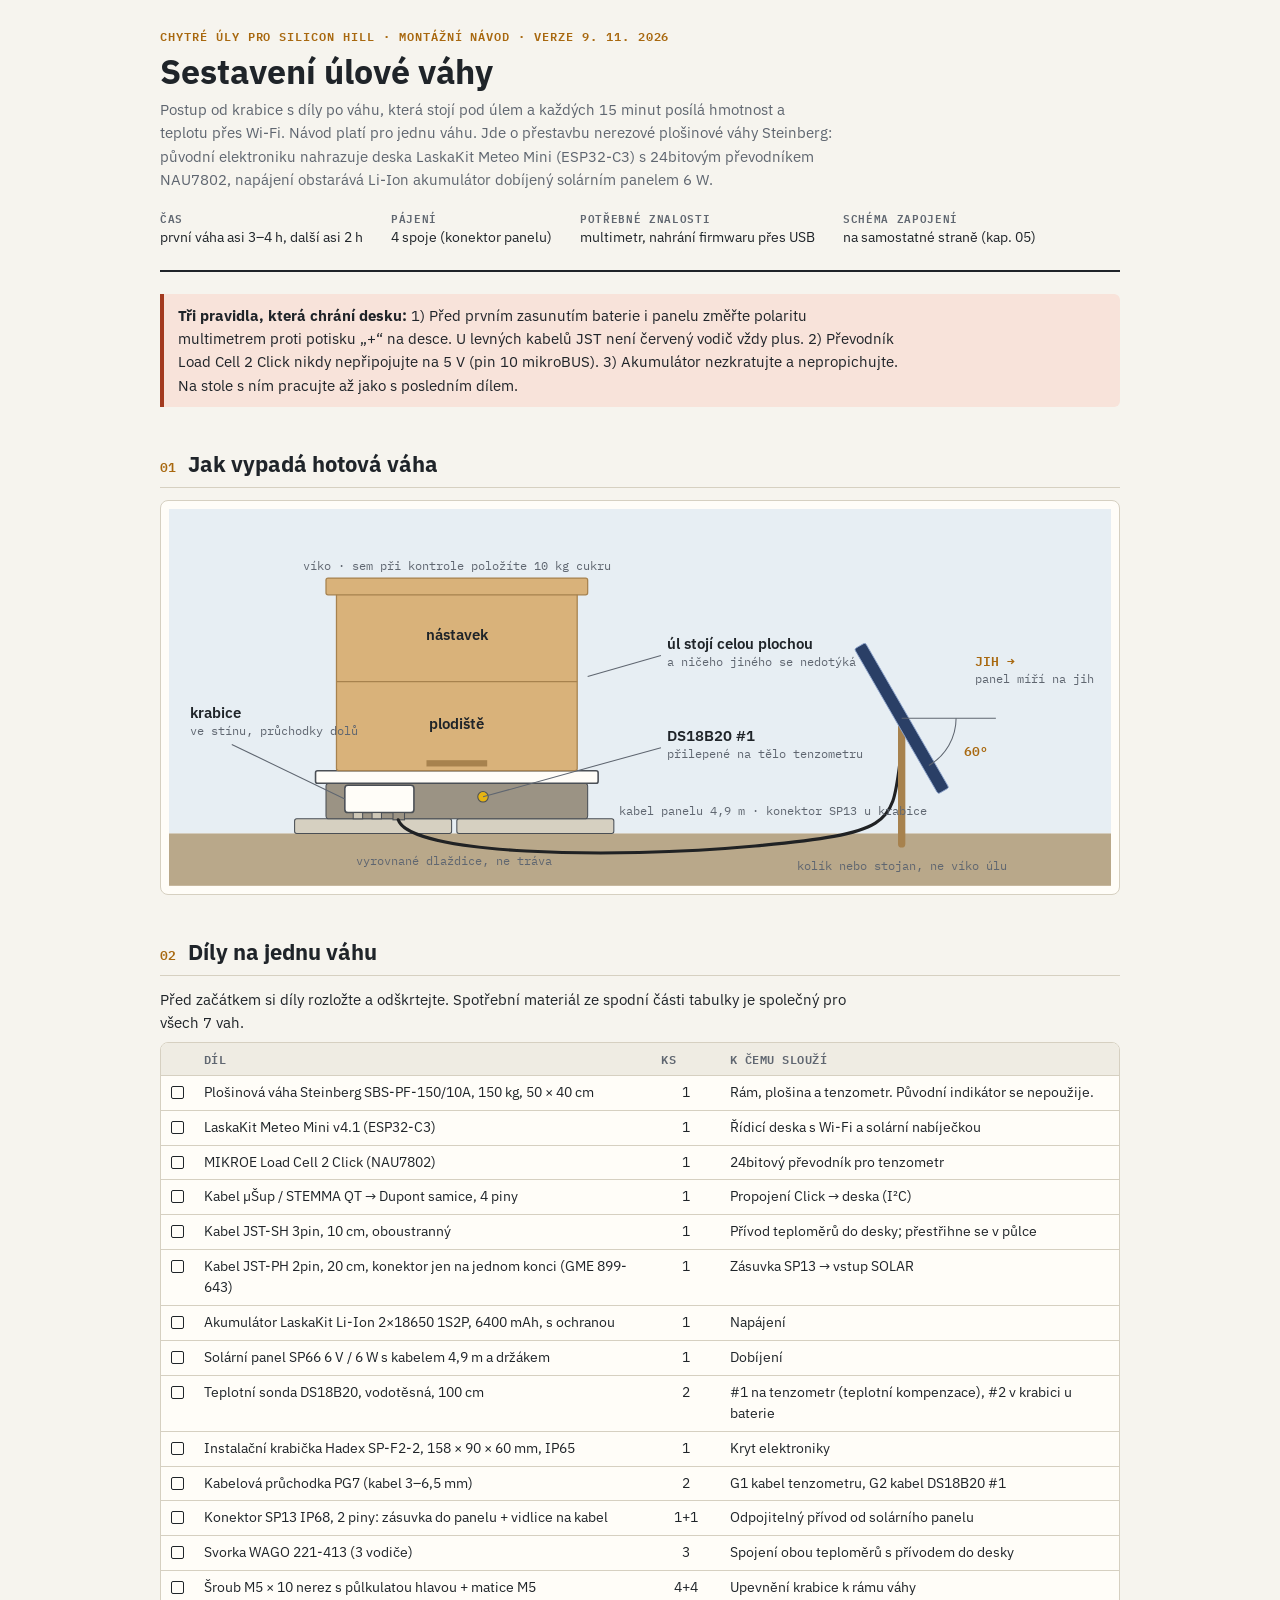
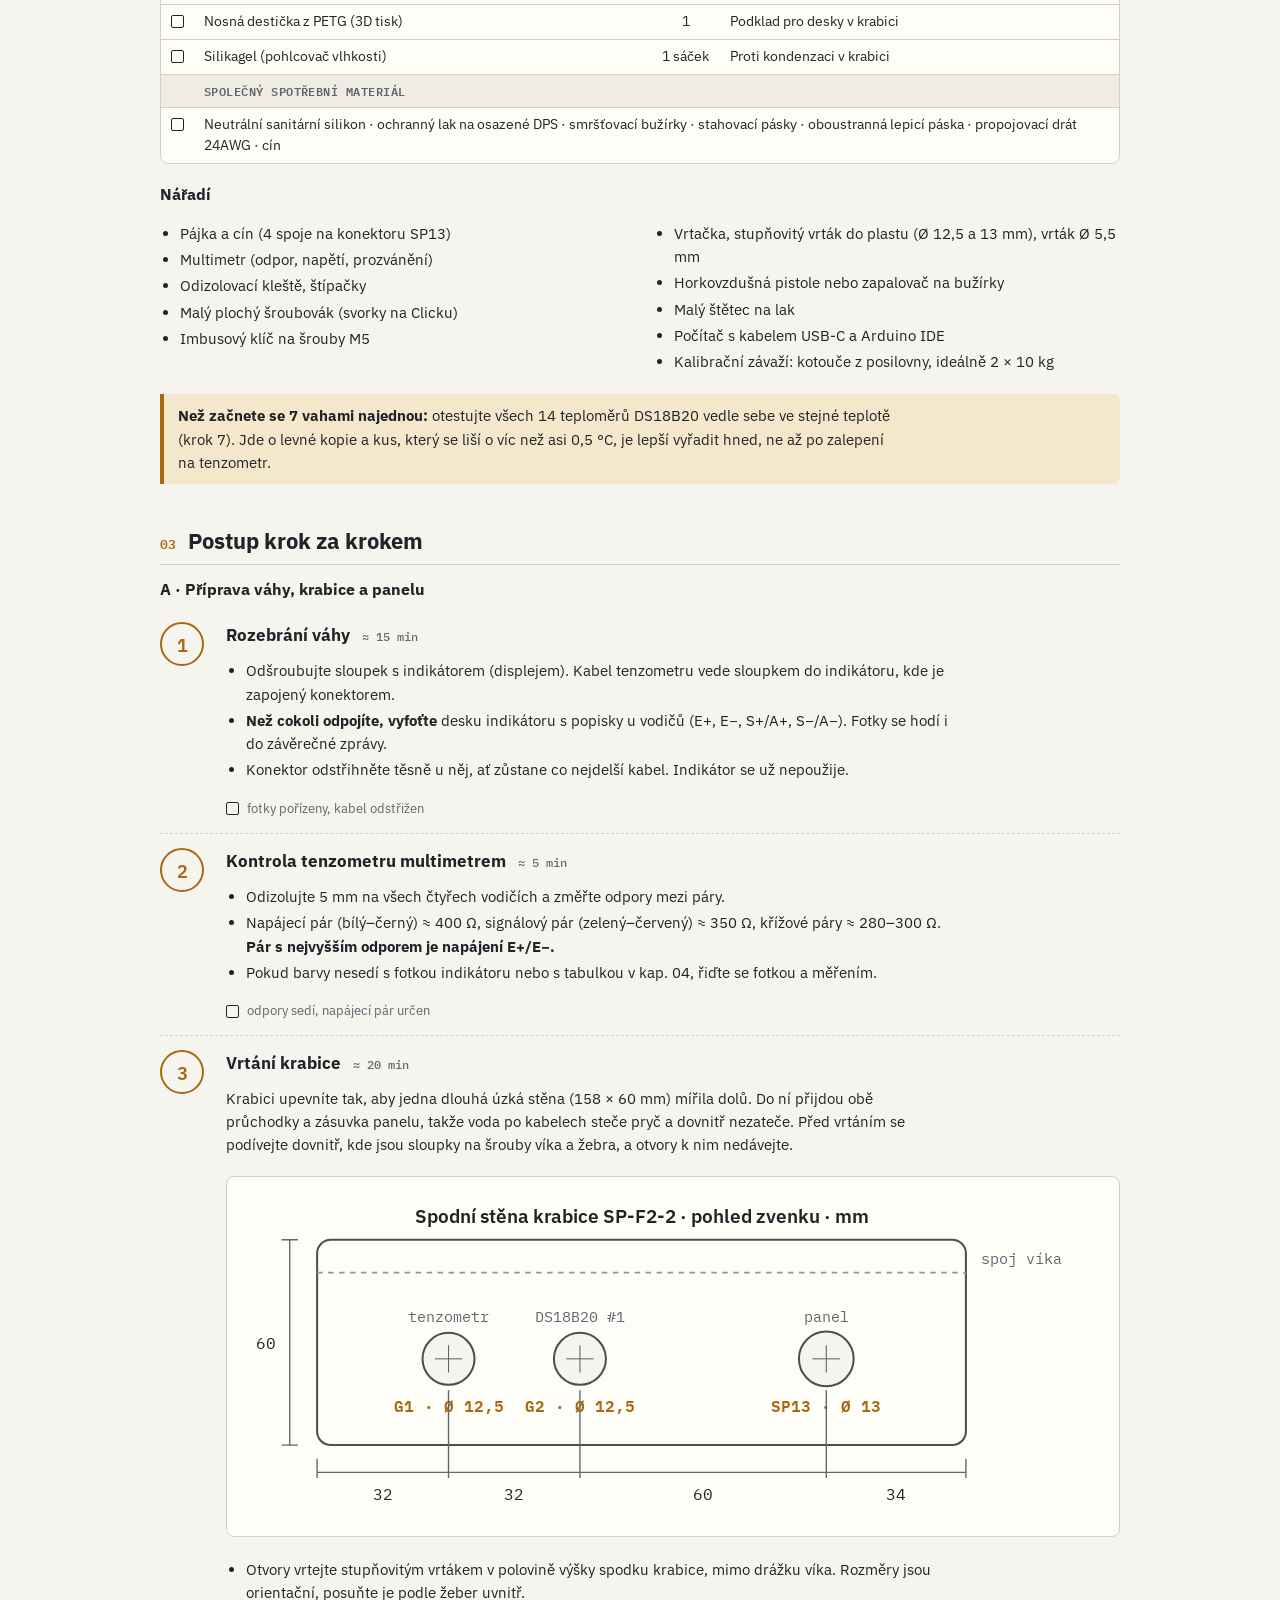
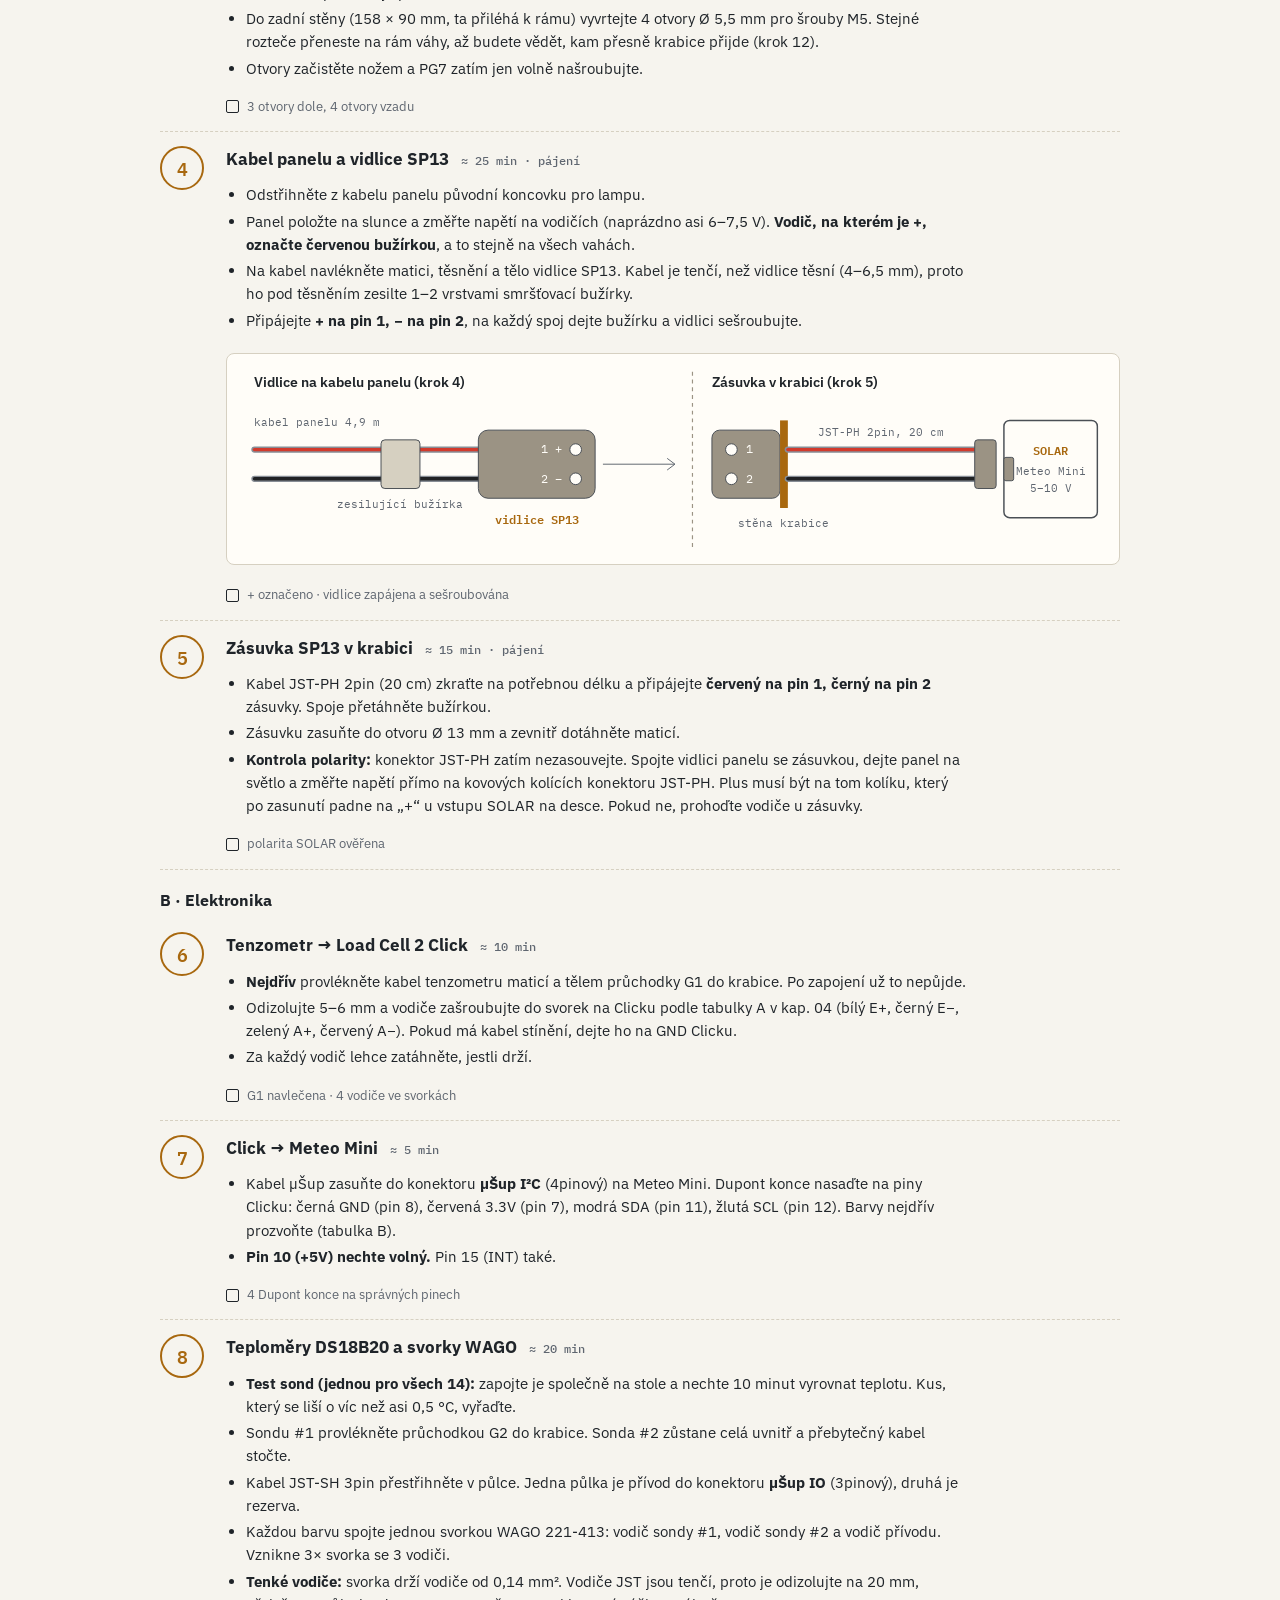
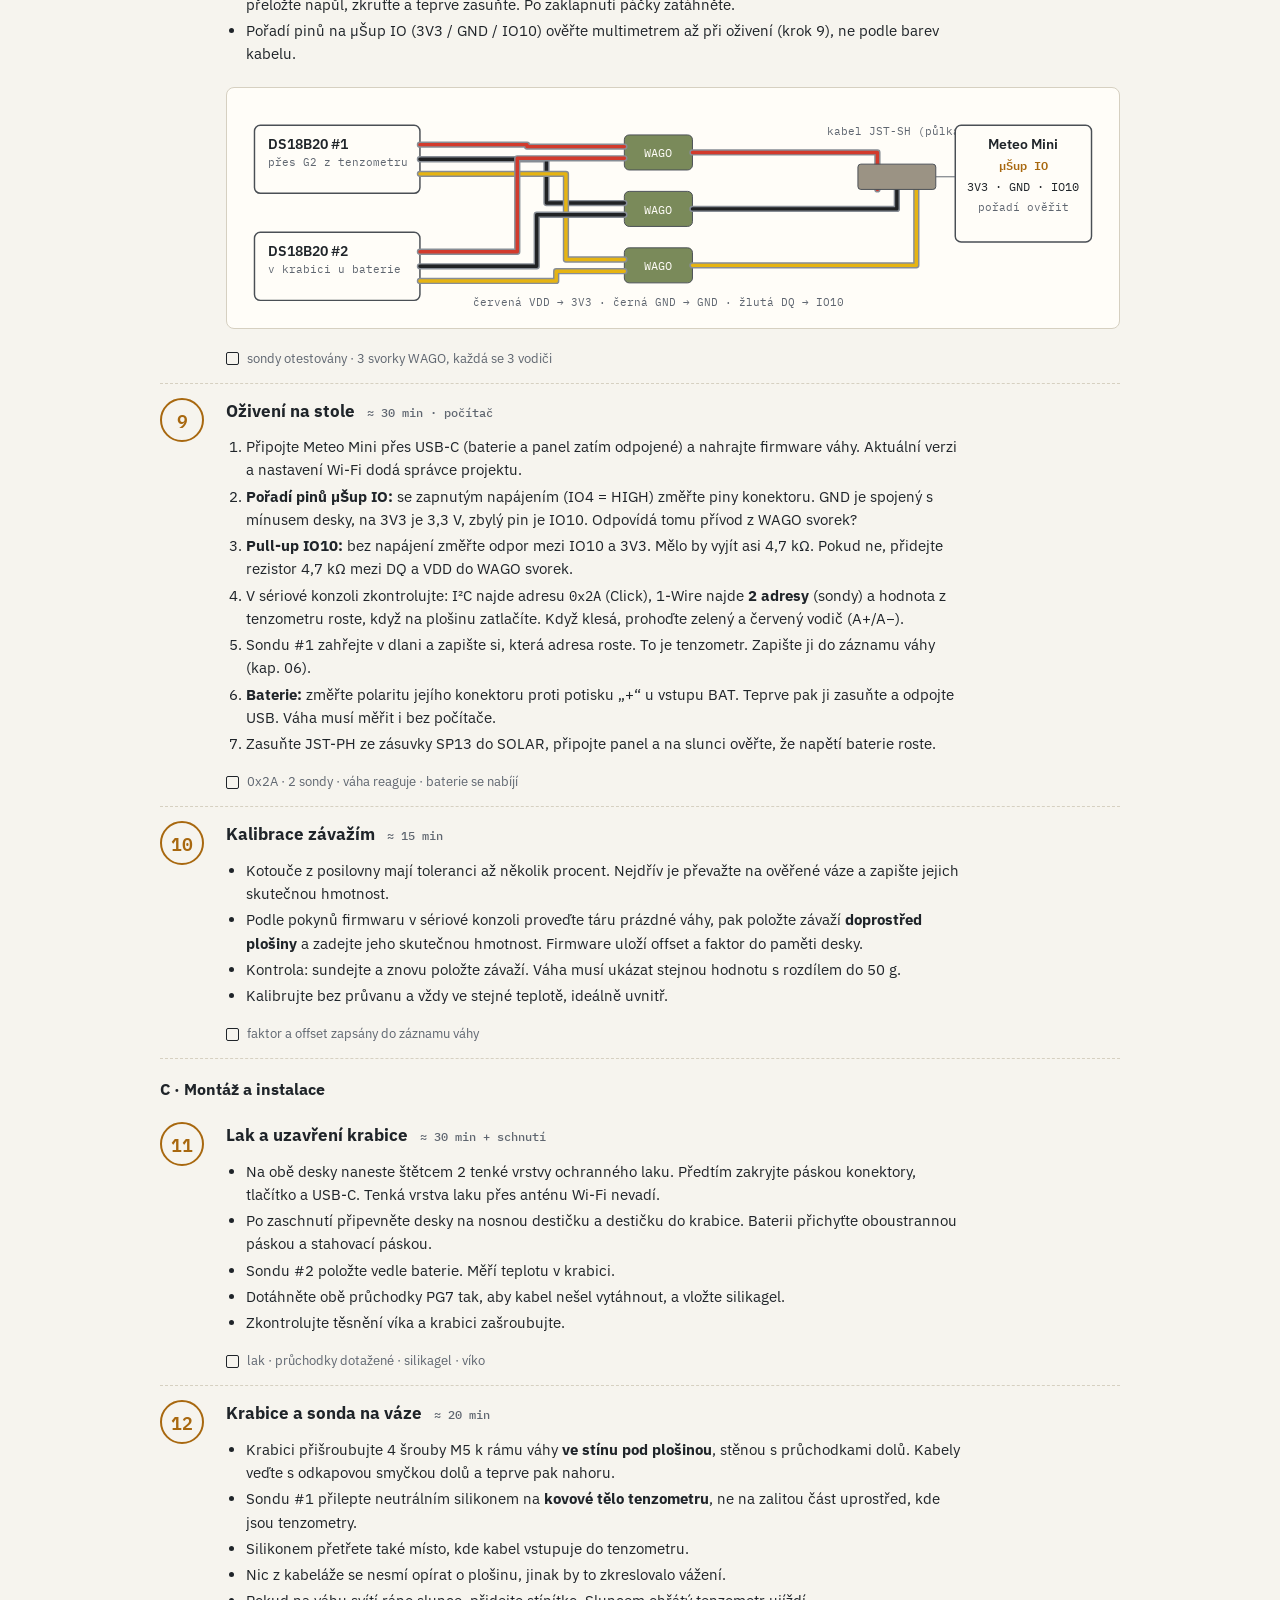
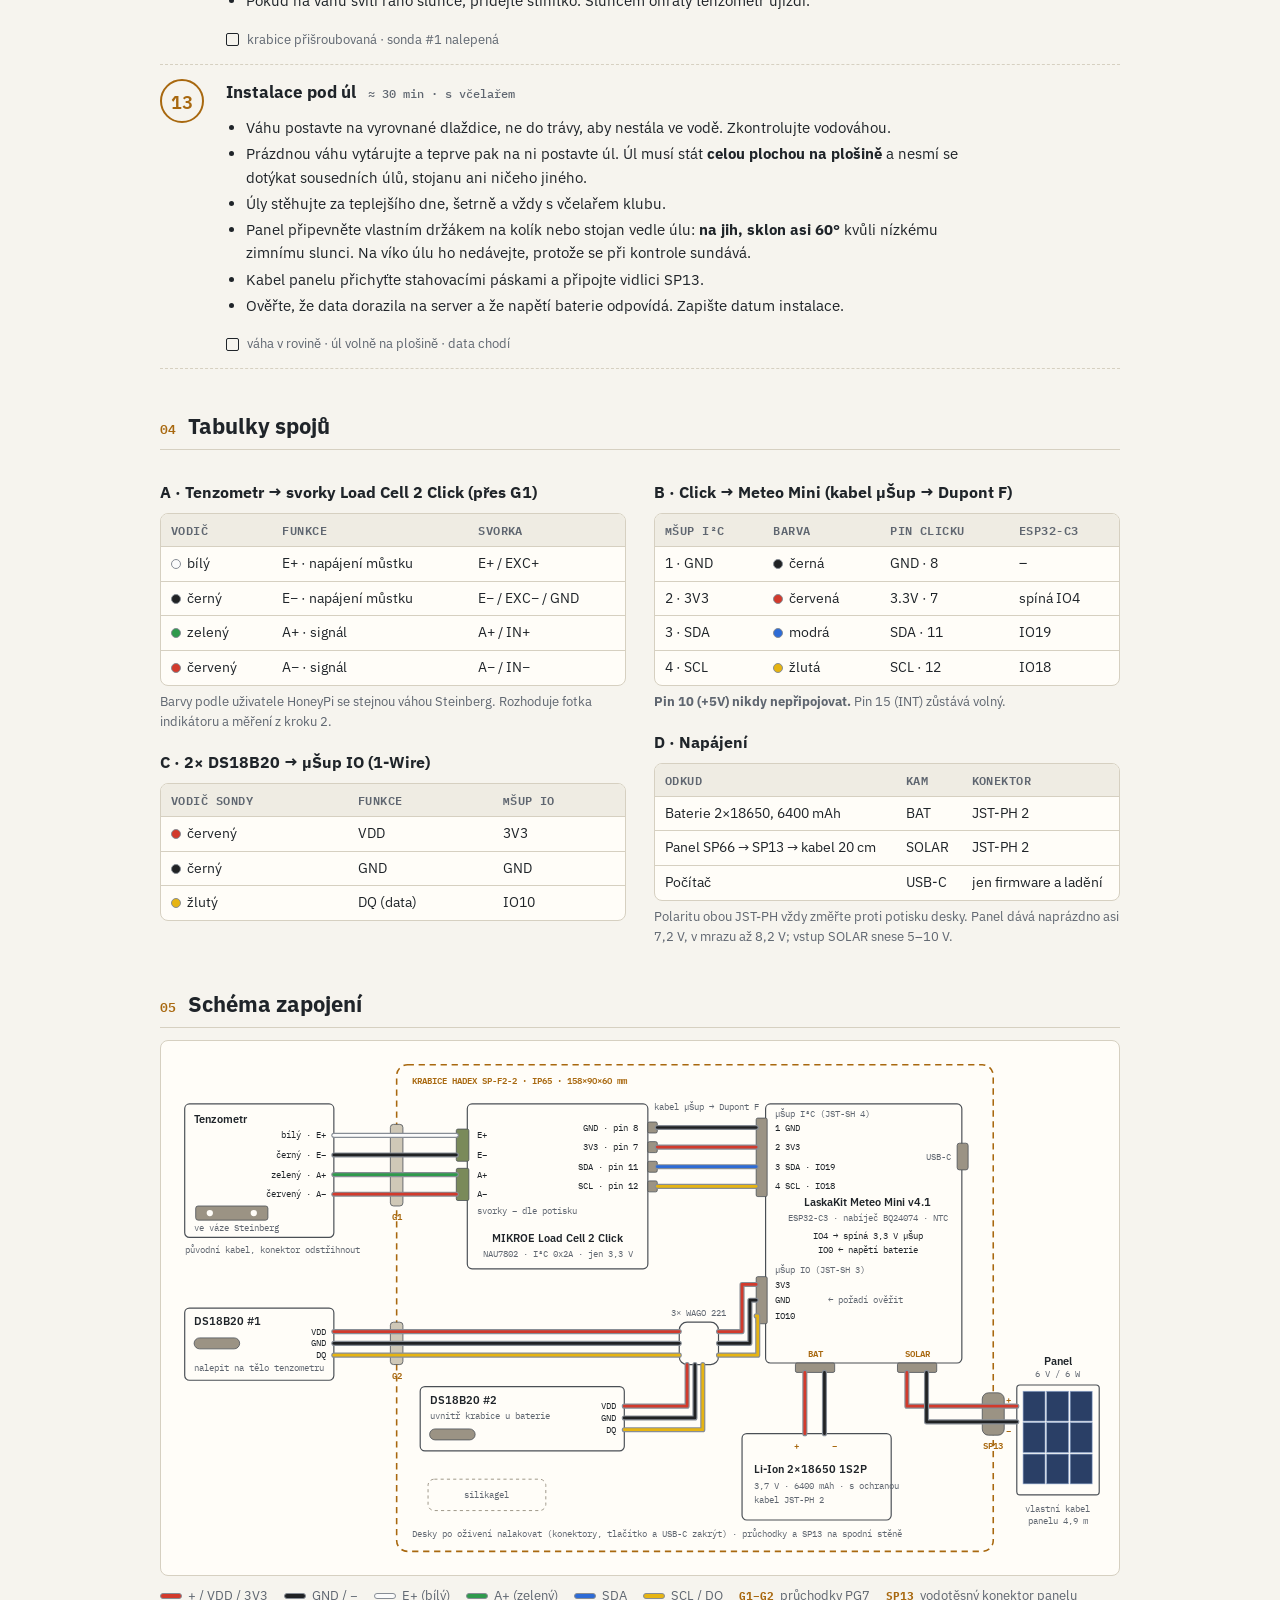
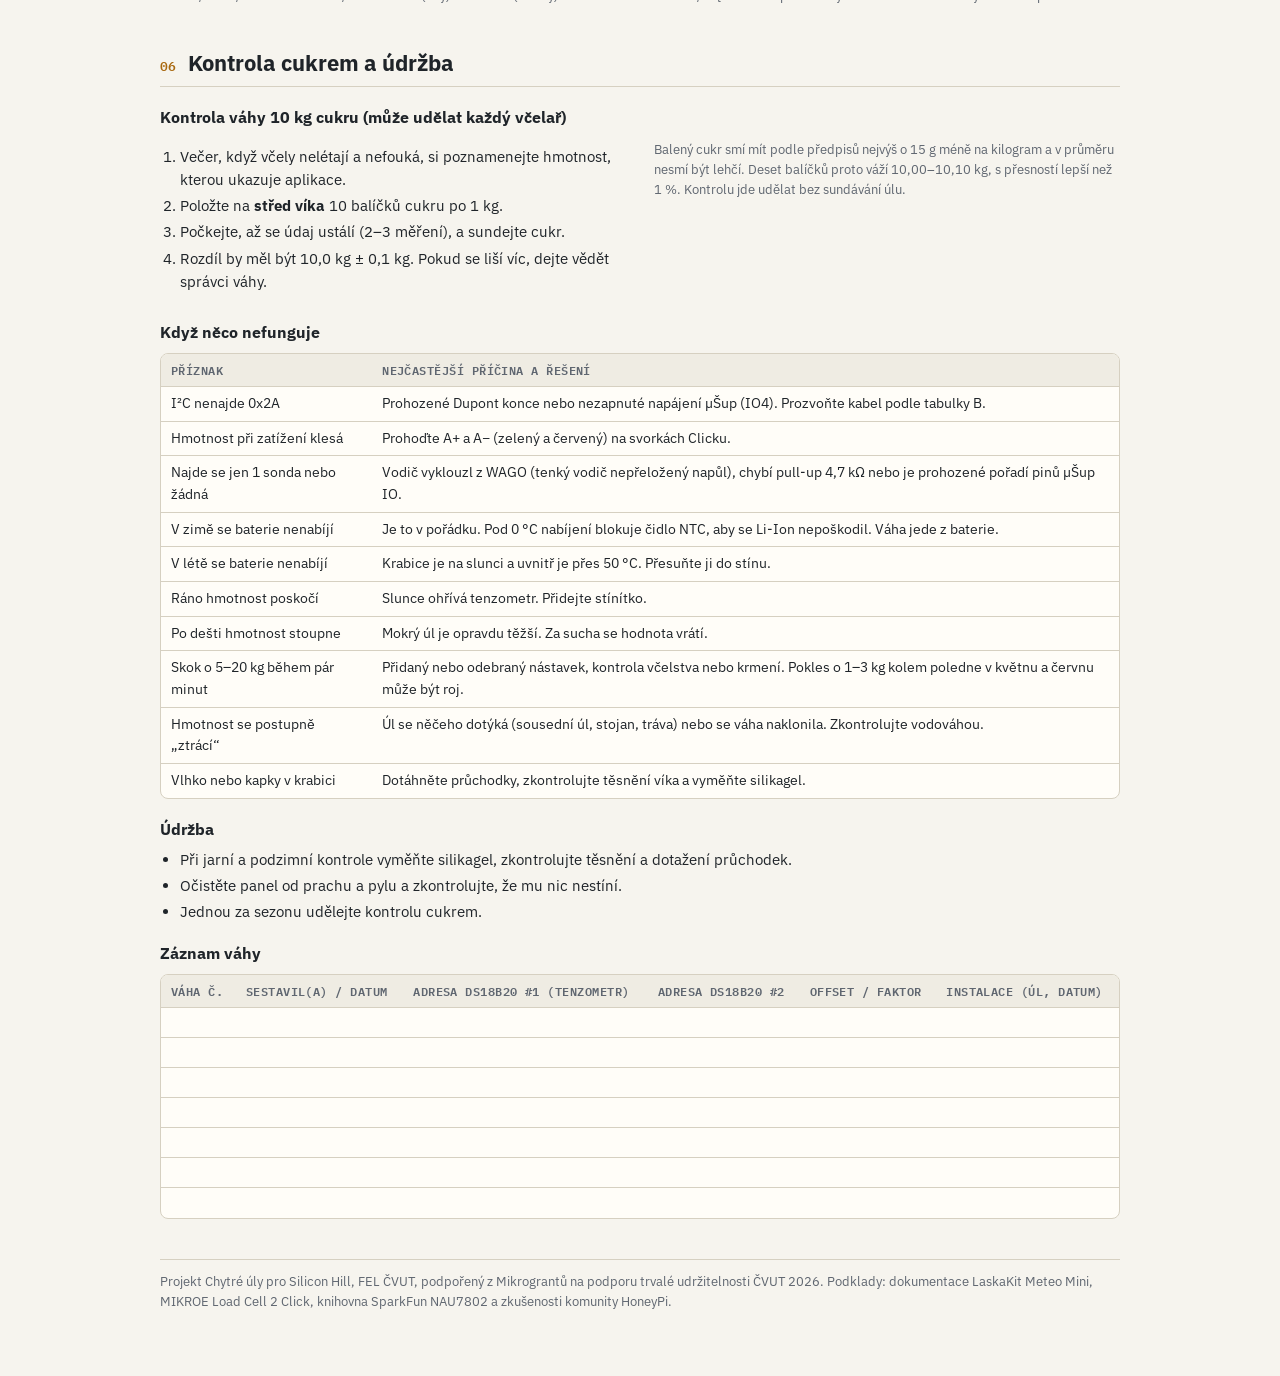
<file: docs/navod_sestaveni.html>
<!DOCTYPE html>
<html lang="cs">
<head>
<meta charset="utf-8">
<meta name="viewport" content="width=device-width,initial-scale=1">
<title>Sestavení úlové váhy</title>
<link rel="stylesheet" href="https://fonts.googleapis.com/css2?family=IBM+Plex+Mono:wght@400;600&family=IBM+Plex+Sans:wght@400;500;600;700&display=swap">
<style>
/* Layout: technical-manual sheets, same identity as the wiring scheme; print-first (A4), readable on screen */
:root{
  --bg:#f6f4ee; --panel:#fffdf8; --fg:#1f2429; --muted:#5f6670; --line:#d6d0c1; --line-strong:#9b9384;
  --accent:#a8680f; --accent-soft:#f4e7cb; --warn:#a33a1f; --warn-soft:#f8e3da; --ok:#2f7a45; --code-bg:#efece3;
  --block:#fffdf8; --block-stroke:#4a4f55; --gland:#cfc8b7; --terminal:#7a8a5a; --casing:#878d95;
  --w-red:#d23a2c; --w-black:#202224; --w-white:#fbfbfb; --w-green:#2f9a4c; --w-blue:#2d6bd6; --w-yellow:#e6b412;
  --sky:#e7eef3; --soil:#b9a88a; --wood:#d9b27a; --wood-dark:#a7824e;
  --font-body:"IBM Plex Sans",system-ui,-apple-system,"Segoe UI",sans-serif;
  --font-mono:"IBM Plex Mono",ui-monospace,"SFMono-Regular",Menlo,monospace;
}
@media (prefers-color-scheme: dark){:root:not([data-theme="light"]){
  --bg:#14171b; --panel:#1b1f24; --fg:#e8e5dd; --muted:#9ca3ad; --line:#323840; --line-strong:#59616b;
  --accent:#e3a940; --accent-soft:#3a2f19; --warn:#f08a6c; --warn-soft:#3b211a; --ok:#7cc492; --code-bg:#1f242a;
  --block:#1d2228; --block-stroke:#a7adb5; --gland:#4a4f57; --terminal:#9fb07c; --casing:#a3a9b1;
  --sky:#1c2630; --soil:#5a5040; --wood:#8a6a3e; --wood-dark:#6b5230; color-scheme:dark}}
:root[data-theme="dark"]{
  --bg:#14171b; --panel:#1b1f24; --fg:#e8e5dd; --muted:#9ca3ad; --line:#323840; --line-strong:#59616b;
  --accent:#e3a940; --accent-soft:#3a2f19; --warn:#f08a6c; --warn-soft:#3b211a; --ok:#7cc492; --code-bg:#1f242a;
  --block:#1d2228; --block-stroke:#a7adb5; --gland:#4a4f57; --terminal:#9fb07c; --casing:#a3a9b1;
  --sky:#1c2630; --soil:#5a5040; --wood:#8a6a3e; --wood-dark:#6b5230; color-scheme:dark}

*{box-sizing:border-box}
body{margin:0;background:var(--bg);color:var(--fg);font:15px/1.55 var(--font-body)}
.wrap{max-width:1000px;margin:0 auto;padding-inline:20px;padding-block:28px 64px}
header.cover{border-bottom:2px solid var(--fg);padding-bottom:18px;margin-bottom:22px;display:grid;gap:8px}
.kicker{font:600 12px/1.4 var(--font-mono);letter-spacing:.08em;text-transform:uppercase;color:var(--accent)}
h1{font-size:34px;line-height:1.1;margin:0;text-wrap:balance}
.sub{color:var(--muted);margin:0;max-width:75ch}
.facts{display:flex;flex-wrap:wrap;gap:8px 28px;margin:6px 0 0;padding:0;list-style:none;font-size:14px}
.facts b{font:600 11px var(--font-mono);letter-spacing:.06em;text-transform:uppercase;color:var(--muted);display:block}
h2{font-size:22px;margin:40px 0 12px;display:flex;gap:12px;align-items:baseline;text-wrap:balance;border-bottom:1px solid var(--line);padding-bottom:6px}
h2 .n{font:600 13px var(--font-mono);color:var(--accent)}
h3{font-size:16px;margin:18px 0 6px}
p,li{max-width:80ch}
p{margin:6px 0}
ul,ol{padding-left:20px;margin:6px 0}
li{margin:3px 0}
code,.mono{font-family:var(--font-mono);font-size:.9em}
.num{font-variant-numeric:tabular-nums}

.note{border-left:4px solid var(--warn);background:var(--warn-soft);padding:10px 14px;border-radius:0 6px 6px 0;margin:12px 0}
.note.info{border-left-color:var(--accent);background:var(--accent-soft)}
.note p{margin:0}
.note p+p{margin-top:4px}

.diagram{background:var(--panel);border:1px solid var(--line);border-radius:8px;overflow-x:auto;padding:8px;margin:10px 0}
.diagram svg{display:block;width:100%;height:auto}
.diagram.wide svg{min-width:900px}
.cap{font-size:13px;color:var(--muted);margin:4px 0 0}

svg text{fill:var(--fg);font-family:var(--font-mono);font-size:12px}
svg .tb{font:600 14px var(--font-body)}
svg .ts{font-size:11px;fill:var(--muted)}
svg .ta{fill:var(--accent);font-weight:600}
svg .tw{fill:var(--warn);font-weight:600}
svg .blk{fill:var(--block);stroke:var(--block-stroke);stroke-width:1.5}
svg .encl{fill:none;stroke:var(--accent);stroke-width:2;stroke-dasharray:8 6}
svg .gland{fill:var(--gland);stroke:var(--block-stroke);stroke-width:1}
svg .term{fill:var(--terminal);stroke:var(--block-stroke);stroke-width:1}
svg .hous{fill:var(--line-strong);stroke:var(--block-stroke);stroke-width:1}
svg .dash{fill:none;stroke:var(--line-strong);stroke-width:1.2;stroke-dasharray:4 4}
svg .dim{fill:none;stroke:var(--muted);stroke-width:1}
svg .casing{fill:none;stroke:var(--casing);stroke-width:6.5;stroke-linecap:round;stroke-linejoin:round}
svg .w{fill:none;stroke-width:3.5;stroke-linecap:round;stroke-linejoin:round}
svg .r{stroke:var(--w-red)} svg .k{stroke:var(--w-black)} svg .wh{stroke:var(--w-white)}
svg .g{stroke:var(--w-green)} svg .b{stroke:var(--w-blue)} svg .y{stroke:var(--w-yellow)}
svg .panelcell{fill:#2a3f66;stroke:#8fa6cc;stroke-width:.8}
svg .steel{fill:var(--line-strong);stroke:var(--block-stroke)}
svg .sky{fill:var(--sky)}
svg .soil{fill:var(--soil)}
svg .wood{fill:var(--wood);stroke:var(--wood-dark);stroke-width:1.2}
svg .cable{fill:none;stroke:var(--w-black);stroke-width:3;stroke-linecap:round}
svg .hole{fill:var(--bg);stroke:var(--block-stroke);stroke-width:1.5}
svg .cross{stroke:var(--muted);stroke-width:.8}

.legend{display:flex;flex-wrap:wrap;gap:6px 16px;margin:8px 0 0;padding:0;list-style:none;font-size:12.5px;color:var(--muted)}
.legend li{display:flex;align-items:center;gap:6px;margin:0}
.sw{width:22px;height:6px;border-radius:3px;border:1.5px solid var(--casing);display:inline-block}

.tbl{overflow-x:auto;margin:8px 0 6px;border:1px solid var(--line);border-radius:8px;background:var(--panel)}
table{border-collapse:collapse;width:100%;font-size:14px}
th,td{text-align:left;padding:6px 10px;border-bottom:1px solid var(--line);vertical-align:top}
th{font:600 11.5px var(--font-mono);letter-spacing:.04em;text-transform:uppercase;color:var(--muted);background:var(--code-bg)}
tr:last-child td{border-bottom:0}
td.c{text-align:center;white-space:nowrap}
td .dot{display:inline-block;width:10px;height:10px;border-radius:50%;border:1.5px solid var(--casing);margin-right:6px;vertical-align:-1px}
.box{display:inline-block;width:13px;height:13px;border:1.5px solid var(--fg);border-radius:2px;vertical-align:-2px}

.grid2{display:grid;grid-template-columns:repeat(auto-fit,minmax(280px,1fr));gap:12px 28px}
.grid2>*{min-width:0}

.step{display:grid;grid-template-columns:52px 1fr;gap:4px 14px;padding:14px 0;border-bottom:1px dashed var(--line)}
.step:last-child{border-bottom:0}
.step>.badge{grid-row:span 3;width:44px;height:44px;border-radius:50%;border:2px solid var(--accent);color:var(--accent);display:grid;place-items:center;font:600 18px var(--font-mono)}
.step>*{min-width:0}
.step>*:not(.badge){grid-column:2}
.step>.badge{grid-column:1;grid-row:1 / span 2;align-self:start}
.step h3{margin:0;font-size:17px;display:flex;flex-wrap:wrap;gap:4px 12px;align-items:baseline}
.step h3 .t{font:500 12px var(--font-mono);color:var(--muted)}
.step .done{font-size:13px;color:var(--muted);display:flex;gap:8px;align-items:center;margin-top:6px}
.step ol,.step ul{margin:4px 0}

.record td{height:30px}
footer{margin-top:40px;border-top:1px solid var(--line);padding-top:12px;font-size:13px;color:var(--muted)}
a{color:var(--accent)}

/* ---------- black & white variant (class "bw" on <html>): wires told apart by pattern, not colour ---------- */
html.bw:root,html.bw:root[data-theme="dark"]{
  --bg:#fff; --panel:#fff; --fg:#000; --muted:#3d3d3d; --line:#b5b5b5; --line-strong:#8c8c8c;
  --accent:#000; --accent-soft:#ececec; --warn:#000; --warn-soft:#ececec; --ok:#000; --code-bg:#ececec;
  --block:#fff; --block-stroke:#1e1e1e; --gland:#cfcfcf; --terminal:#9a9a9a; --casing:#8c8c8c;
  --w-red:#000; --w-black:#000; --w-white:#fff; --w-green:#fff; --w-blue:#8a8a8a; --w-yellow:#000;
  --sky:#fff; --soil:#e2e2e2; --wood:#f0f0f0; --wood-dark:#6a6a6a; color-scheme:light}
html.bw svg .panelcell{fill:#555;stroke:#ddd}
html.bw svg .w{stroke-linecap:butt}
html.bw svg .w.k{stroke-dasharray:9 5}
html.bw svg .w.g{stroke-dasharray:6 4}
html.bw svg .w.y{stroke-dasharray:11 4 2 4}
html.bw svg .casing{stroke-width:7}
html.bw .note{border-left-width:5px}
html.bw .sw{height:8px;border-color:#8c8c8c}
html.bw .sw[style*="w-black"]{background:repeating-linear-gradient(90deg,#000 0 6px,#8c8c8c 6px 9px)!important}
html.bw .sw[style*="w-green"]{background:repeating-linear-gradient(90deg,#fff 0 5px,#8c8c8c 5px 8px)!important}
html.bw .sw[style*="w-yellow"]{background:repeating-linear-gradient(90deg,#000 0 7px,#8c8c8c 7px 9px,#000 9px 10px,#8c8c8c 10px 12px)!important}
html.bw .bw-only{display:inline}
.bw-only{display:none}

/* ---------- print ---------- */
@page{size:A4;margin:13mm 13mm 15mm 13mm}
@page wide{size:A4 landscape;margin:10mm 12mm 13mm 12mm}
@media print{
  :root,:root[data-theme="dark"]{
    --bg:#ffffff; --panel:#ffffff; --fg:#1b1f23; --muted:#555c64; --line:#cfc8b8; --line-strong:#9b9384;
    --accent:#9a5e0b; --accent-soft:#f6ecd6; --warn:#a33a1f; --warn-soft:#f9e6de; --ok:#2f7a45; --code-bg:#f1eee6;
    --block:#ffffff; --block-stroke:#4a4f55; --gland:#cfc8b7; --terminal:#7a8a5a; --casing:#878d95;
    --sky:#eef3f6; --soil:#c9bb9f; --wood:#e2bf8b; --wood-dark:#a7824e; color-scheme:light}
  body{font-size:10pt;line-height:1.45;-webkit-print-color-adjust:exact;print-color-adjust:exact}
  .wrap{max-width:none;padding:0}
  h1{font-size:26pt}
  h2{font-size:15pt;margin:18px 0 8px}
  h3{font-size:11.5pt}
  table{font-size:9.5pt}
  th,td{padding:4px 8px}
  .record td{height:34px}
  th{font-size:8pt}
  .newpage{break-before:page}
  .landscape{page:wide}
  .landscape h2{margin-top:0}
  .diagram{break-inside:avoid;padding:4px}
  .diagram.wide svg{min-width:0}
  .step{break-inside:avoid;padding:9px 0}
  .step>.badge{width:36px;height:36px;font-size:15px}
  .step h3{font-size:12pt}
  .note,.tbl,.grid2>div{break-inside:avoid}
  tr{break-inside:avoid}
  h2,h3{break-after:avoid}
  footer{margin-top:16px}
  a{color:inherit;text-decoration:none}
}
</style>
</head>
<body>
<div class="wrap">

<header class="cover">
  <div class="kicker">Chytré úly pro Silicon Hill · montážní návod · verze 9. 11. 2026<span class="bw-only"> · černobílá verze</span></div>
  <h1>Sestavení úlové váhy</h1>
  <p class="sub">Postup od krabice s díly po váhu, která stojí pod úlem a každých 15 minut posílá hmotnost a teplotu přes Wi-Fi. Návod platí pro jednu váhu. Jde o přestavbu nerezové plošinové váhy Steinberg: původní elektroniku nahrazuje deska LaskaKit Meteo Mini (ESP32-C3) s 24bitovým převodníkem NAU7802, napájení obstarává Li-Ion akumulátor dobíjený solárním panelem 6 W.</p>
  <ul class="facts">
    <li><b>Čas</b>první váha asi 3–4 h, další asi 2 h</li>
    <li><b>Pájení</b>4 spoje (konektor panelu)</li>
    <li><b>Potřebné znalosti</b>multimetr, nahrání firmwaru přes USB</li>
    <li><b>Schéma zapojení</b>na samostatné straně (kap. 05)</li>
  </ul>
</header>

<div class="note"><p><strong>Tři pravidla, která chrání desku:</strong> 1) Před prvním zasunutím baterie i panelu změřte polaritu multimetrem proti potisku „+“ na desce. U levných kabelů JST není červený vodič vždy plus. 2) Převodník Load Cell 2 Click nikdy nepřipojujte na 5 V (pin 10 mikroBUS). 3) Akumulátor nezkratujte a nepropichujte. Na stole s ním pracujte až jako s posledním dílem.</p></div>

<h2><span class="n">01</span>Jak vypadá hotová váha</h2>
<div class="diagram">
<svg viewBox="0 0 900 360" role="img" aria-label="Boční pohled: úl stojí celou plochou na plošinové váze, ta na vyrovnaných dlaždicích. Pod plošinou ve stínu je krabice s elektronikou, průchodky míří dolů. Kabel vede k solárnímu panelu na kolíku vedle úlu, panel míří na jih se sklonem 60°.">
  <rect class="sky" x="0" y="0" width="900" height="310"/>
  <rect class="soil" x="0" y="310" width="900" height="50"/>
  <!-- slabs -->
  <rect class="steel" x="120" y="296" width="150" height="14" rx="2" style="fill:var(--line)"/>
  <rect class="steel" x="275" y="296" width="150" height="14" rx="2" style="fill:var(--line)"/>
  <text x="272" y="340" text-anchor="middle" class="ts">vyrovnané dlaždice, ne tráva</text>
  <!-- scale frame + platform -->
  <rect class="steel" x="150" y="262" width="250" height="34" rx="3"/>
  <rect class="blk" x="140" y="250" width="270" height="12" rx="2"/>
  <!-- load cell + DS18B20 #1 -->
  <circle cx="300" cy="275" r="5" fill="var(--w-yellow)" stroke="var(--block-stroke)"/>
  <!-- hive -->
  <rect class="wood" x="160" y="80" width="230" height="170" rx="2"/>
  <line x1="160" y1="165" x2="390" y2="165" stroke="var(--wood-dark)" stroke-width="1.2"/>
  <rect class="wood" x="150" y="66" width="250" height="16" rx="2"/>
  <text x="275" y="125" text-anchor="middle" class="tb">nástavek</text>
  <text x="275" y="210" text-anchor="middle" class="tb">plodiště</text>
  <rect x="246" y="240" width="58" height="6" fill="var(--wood-dark)"/>
  <text x="275" y="58" text-anchor="middle" class="ts">víko · sem při kontrole položíte 10 kg cukru</text>
  <!-- enclosure under platform -->
  <rect class="blk" x="168" y="264" width="66" height="26" rx="3"/>
  <rect class="gland" x="176" y="290" width="9" height="6"/><rect class="gland" x="194" y="290" width="9" height="6"/><rect class="hous" x="214" y="290" width="11" height="7"/>
  <!-- cable to panel -->
  <path class="cable" d="M219 297 C 230 330, 420 335, 560 322 S 690 300, 700 230"/>
  <!-- stake + panel -->
  <line x1="700" y1="320" x2="700" y2="200" stroke="var(--wood-dark)" stroke-width="7" stroke-linecap="round"/>
  <g transform="rotate(60 700 200)">
    <rect x="620" y="194" width="160" height="12" rx="2" class="panelcell"/>
  </g>
  <path class="dim" d="M700 200 L790 200"/>
  <path class="dim" d="M752 200 A 52 52 0 0 1 726 245"/>
  <text x="760" y="236" class="ta">60°</text>
  <text x="770" y="150" class="ta">JIH →</text>
  <text x="770" y="166" class="ts">panel míří na jih</text>
  <text x="700" y="345" text-anchor="middle" class="ts">kolík nebo stojan, ne víko úlu</text>
  <!-- callouts -->
  <path class="dim" d="M168 277 L60 225"/><text x="20" y="200" class="tb">krabice</text><text x="20" y="216" class="ts">ve stínu, průchodky dolů</text>
  <path class="dim" d="M300 275 L470 228"/><text x="476" y="222" class="tb">DS18B20 #1</text><text x="476" y="238" class="ts">přilepené na tělo tenzometru</text>
  <path class="dim" d="M400 160 L470 140"/><text x="476" y="134" class="tb">úl stojí celou plochou</text><text x="476" y="150" class="ts">a ničeho jiného se nedotýká</text>
  <text x="430" y="292" class="ts">kabel panelu 4,9 m · konektor SP13 u krabice</text>
</svg>
</div>

<h2 class="newpage"><span class="n">02</span>Díly na jednu váhu</h2>
<p>Před začátkem si díly rozložte a odškrtejte. Spotřební materiál ze spodní části tabulky je společný pro všech 7 vah.</p>
<div class="tbl"><table>
<tr><th style="width:30px"></th><th>Díl</th><th>Ks</th><th>K čemu slouží</th></tr>
<tr><td><span class="box"></span></td><td>Plošinová váha Steinberg SBS-PF-150/10A, 150 kg, 50 × 40 cm</td><td class="c">1</td><td>Rám, plošina a tenzometr. Původní indikátor se nepoužije.</td></tr>
<tr><td><span class="box"></span></td><td>LaskaKit Meteo Mini v4.1 (ESP32-C3)</td><td class="c">1</td><td>Řídicí deska s Wi-Fi a solární nabíječkou</td></tr>
<tr><td><span class="box"></span></td><td>MIKROE Load Cell 2 Click (NAU7802)</td><td class="c">1</td><td>24bitový převodník pro tenzometr</td></tr>
<tr><td><span class="box"></span></td><td>Kabel µŠup / STEMMA QT → Dupont samice, 4 piny</td><td class="c">1</td><td>Propojení Click → deska (I²C)</td></tr>
<tr><td><span class="box"></span></td><td>Kabel JST-SH 3pin, 10 cm, oboustranný</td><td class="c">1</td><td>Přívod teploměrů do desky; přestřihne se v půlce</td></tr>
<tr><td><span class="box"></span></td><td>Kabel JST-PH 2pin, 20 cm, konektor jen na jednom konci (GME 899-643)</td><td class="c">1</td><td>Zásuvka SP13 → vstup SOLAR</td></tr>
<tr><td><span class="box"></span></td><td>Akumulátor LaskaKit Li-Ion 2×18650 1S2P, 6400 mAh, s ochranou</td><td class="c">1</td><td>Napájení</td></tr>
<tr><td><span class="box"></span></td><td>Solární panel SP66 6 V / 6 W s kabelem 4,9 m a držákem</td><td class="c">1</td><td>Dobíjení</td></tr>
<tr><td><span class="box"></span></td><td>Teplotní sonda DS18B20, vodotěsná, 100 cm</td><td class="c">2</td><td>#1 na tenzometr (teplotní kompenzace), #2 v krabici u baterie</td></tr>
<tr><td><span class="box"></span></td><td>Instalační krabička Hadex SP-F2-2, 158 × 90 × 60 mm, IP65</td><td class="c">1</td><td>Kryt elektroniky</td></tr>
<tr><td><span class="box"></span></td><td>Kabelová průchodka PG7 (kabel 3–6,5 mm)</td><td class="c">2</td><td>G1 kabel tenzometru, G2 kabel DS18B20 #1</td></tr>
<tr><td><span class="box"></span></td><td>Konektor SP13 IP68, 2 piny: zásuvka do panelu + vidlice na kabel</td><td class="c">1+1</td><td>Odpojitelný přívod od solárního panelu</td></tr>
<tr><td><span class="box"></span></td><td>Svorka WAGO 221-413 (3 vodiče)</td><td class="c">3</td><td>Spojení obou teploměrů s přívodem do desky</td></tr>
<tr><td><span class="box"></span></td><td>Šroub M5 × 10 nerez s půlkulatou hlavou + matice M5</td><td class="c">4+4</td><td>Upevnění krabice k rámu váhy</td></tr>
<tr><td><span class="box"></span></td><td>Nosná destička z PETG (3D tisk)</td><td class="c">1</td><td>Podklad pro desky v krabici</td></tr>
<tr><td><span class="box"></span></td><td>Silikagel (pohlcovač vlhkosti)</td><td class="c">1 sáček</td><td>Proti kondenzaci v krabici</td></tr>
<tr><th></th><th colspan="3">Společný spotřební materiál</th></tr>
<tr><td><span class="box"></span></td><td colspan="3">Neutrální sanitární silikon · ochranný lak na osazené DPS · smršťovací bužírky · stahovací pásky · oboustranná lepicí páska · propojovací drát 24AWG · cín</td></tr>
</table></div>

<h3>Nářadí</h3>
<div class="grid2">
<ul>
  <li>Pájka a cín (4 spoje na konektoru SP13)</li>
  <li>Multimetr (odpor, napětí, prozvánění)</li>
  <li>Odizolovací kleště, štípačky</li>
  <li>Malý plochý šroubovák (svorky na Clicku)</li>
  <li>Imbusový klíč na šrouby M5</li>
</ul>
<ul>
  <li>Vrtačka, stupňovitý vrták do plastu (Ø 12,5 a 13 mm), vrták Ø 5,5 mm</li>
  <li>Horkovzdušná pistole nebo zapalovač na bužírky</li>
  <li>Malý štětec na lak</li>
  <li>Počítač s kabelem USB-C a Arduino IDE</li>
  <li>Kalibrační závaží: kotouče z posilovny, ideálně 2 × 10 kg</li>
</ul>
</div>

<div class="note info"><p><strong>Než začnete se 7 vahami najednou:</strong> otestujte všech 14 teploměrů DS18B20 vedle sebe ve stejné teplotě (krok 7). Jde o levné kopie a kus, který se liší o víc než asi 0,5 °C, je lepší vyřadit hned, ne až po zalepení na tenzometr.</p></div>

<h2><span class="n">03</span>Postup krok za krokem</h2>

<h3 style="margin-top:4px">A · Příprava váhy, krabice a panelu</h3>

<section class="step">
  <div class="badge">1</div>
  <h3>Rozebrání váhy <span class="t">≈ 15 min</span></h3>
  <ul>
    <li>Odšroubujte sloupek s indikátorem (displejem). Kabel tenzometru vede sloupkem do indikátoru, kde je zapojený konektorem.</li>
    <li><strong>Než cokoli odpojíte, vyfoťte</strong> desku indikátoru s popisky u vodičů (E+, E−, S+/A+, S−/A−). Fotky se hodí i do závěrečné zprávy.</li>
    <li>Konektor odstřihněte těsně u něj, ať zůstane co nejdelší kabel. Indikátor se už nepoužije.</li>
  </ul>
  <div class="done"><span class="box"></span> fotky pořízeny, kabel odstřižen</div>
</section>

<section class="step">
  <div class="badge">2</div>
  <h3>Kontrola tenzometru multimetrem <span class="t">≈ 5 min</span></h3>
  <ul>
    <li>Odizolujte 5 mm na všech čtyřech vodičích a změřte odpory mezi páry.</li>
    <li>Napájecí pár (bílý–černý) ≈ 400 Ω, signálový pár (zelený–červený) ≈ 350 Ω, křížové páry ≈ 280–300 Ω. <strong>Pár s nejvyšším odporem je napájení E+/E−.</strong></li>
    <li>Pokud barvy nesedí s fotkou indikátoru nebo s tabulkou v kap. 04, řiďte se fotkou a měřením.</li>
  </ul>
  <div class="done"><span class="box"></span> odpory sedí, napájecí pár určen</div>
</section>

<section class="step">
  <div class="badge">3</div>
  <h3>Vrtání krabice <span class="t">≈ 20 min</span></h3>
  <p>Krabici upevníte tak, aby jedna dlouhá úzká stěna (158 × 60 mm) mířila dolů. Do ní přijdou obě průchodky a zásuvka panelu, takže voda po kabelech steče pryč a dovnitř nezateče. Před vrtáním se podívejte dovnitř, kde jsou sloupky na šrouby víka a žebra, a otvory k nim nedávejte.</p>
  <div class="diagram">
  <svg viewBox="0 0 640 250" role="img" aria-label="Výkres spodní stěny krabice 158 × 60 mm: G1 a G2 průměr 12,5 mm ve vzdálenosti 32 a 64 mm od levého okraje, SP13 průměr 13 mm ve vzdálenosti 124 mm, všechny v polovině výšky spodku krabice.">
    <rect class="blk" x="60" y="40" width="474" height="150" rx="10"/>
    <line x1="60" y1="64" x2="534" y2="64" class="dash"/>
    <text x="545" y="58" class="ts">spoj víka</text>
    <!-- holes: scale 3px/mm, x0=60 -->
    <circle class="hole" cx="156" cy="127" r="19"/><line class="cross" x1="146" y1="127" x2="166" y2="127"/><line class="cross" x1="156" y1="117" x2="156" y2="137"/>
    <circle class="hole" cx="252" cy="127" r="19"/><line class="cross" x1="242" y1="127" x2="262" y2="127"/><line class="cross" x1="252" y1="117" x2="252" y2="137"/>
    <circle class="hole" cx="432" cy="127" r="20"/><line class="cross" x1="422" y1="127" x2="442" y2="127"/><line class="cross" x1="432" y1="117" x2="432" y2="137"/>
    <text x="156" y="166" text-anchor="middle" class="ta">G1 · Ø 12,5</text>
    <text x="252" y="166" text-anchor="middle" class="ta">G2 · Ø 12,5</text>
    <text x="432" y="166" text-anchor="middle" class="ta">SP13 · Ø 13</text>
    <text x="156" y="100" text-anchor="middle" class="ts">tenzometr</text>
    <text x="252" y="100" text-anchor="middle" class="ts">DS18B20 #1</text>
    <text x="432" y="100" text-anchor="middle" class="ts">panel</text>
    <!-- dims -->
    <path class="dim" d="M60 214 V200 M156 214 V150 M252 214 V150 M432 214 V150 M534 214 V200"/>
    <path class="dim" d="M60 210 H534"/>
    <text x="108" y="230" text-anchor="middle" class="num">32</text>
    <text x="204" y="230" text-anchor="middle">32</text>
    <text x="342" y="230" text-anchor="middle">60</text>
    <text x="483" y="230" text-anchor="middle">34</text>
    <path class="dim" d="M40 40 V190 M34 40 H46 M34 190 H46"/>
    <text x="30" y="120" text-anchor="end">60</text>
    <text x="297" y="28" text-anchor="middle" class="tb">Spodní stěna krabice SP-F2-2 · pohled zvenku · mm</text>
  </svg>
  </div>
  <ul>
    <li>Otvory vrtejte stupňovitým vrtákem v polovině výšky spodku krabice, mimo drážku víka. Rozměry jsou orientační, posuňte je podle žeber uvnitř.</li>
    <li>Do zadní stěny (158 × 90 mm, ta přiléhá k rámu) vyvrtejte 4 otvory Ø 5,5 mm pro šrouby M5. Stejné rozteče přeneste na rám váhy, až budete vědět, kam přesně krabice přijde (krok 12).</li>
    <li>Otvory začistěte nožem a PG7 zatím jen volně našroubujte.</li>
  </ul>
  <div class="done"><span class="box"></span> 3 otvory dole, 4 otvory vzadu</div>
</section>

<section class="step">
  <div class="badge">4</div>
  <h3>Kabel panelu a vidlice SP13 <span class="t">≈ 25 min · pájení</span></h3>
  <ul>
    <li>Odstřihněte z kabelu panelu původní koncovku pro lampu.</li>
    <li>Panel položte na slunce a změřte napětí na vodičích (naprázdno asi 6–7,5 V). <strong>Vodič, na kterém je +, označte červenou bužírkou</strong>, a to stejně na všech vahách.</li>
    <li>Na kabel navlékněte matici, těsnění a tělo vidlice SP13. Kabel je tenčí, než vidlice těsní (4–6,5 mm), proto ho pod těsněním zesilte 1–2 vrstvami smršťovací bužírky.</li>
    <li>Připájejte <strong>+ na pin 1, − na pin 2</strong>, na každý spoj dejte bužírku a vidlici sešroubujte.</li>
  </ul>
  <div class="diagram">
  <svg viewBox="0 0 900 200" role="img" aria-label="Konektor SP13: kabel panelu plus na pin 1 a minus na pin 2 vidlice. Zásuvka v krabici: pin 1 na červený a pin 2 na černý vodič kabelu JST-PH, který se zasune do vstupu SOLAR na Meteo Mini.">
    <text x="20" y="26" class="tb">Vidlice na kabelu panelu (krok 4)</text>
    <text x="490" y="26" class="tb">Zásuvka v krabici (krok 5)</text>
    <line x1="470" y1="10" x2="470" y2="190" class="dash"/>
    <!-- panel side -->
    <text x="20" y="66" class="ts">kabel panelu 4,9 m</text>
    <path class="casing" d="M20 90 H250"/><path class="w r" d="M20 90 H250"/>
    <path class="casing" d="M20 120 H250"/><path class="w k" d="M20 120 H250"/>
    <rect x="150" y="80" width="40" height="50" rx="4" fill="var(--line)" stroke="var(--block-stroke)"/>
    <text x="170" y="150" text-anchor="middle" class="ts">zesilující bužírka</text>
    <rect class="hous" x="250" y="70" width="120" height="70" rx="10"/>
    <circle cx="350" cy="90" r="6" fill="var(--block)" stroke="var(--block-stroke)"/><circle cx="350" cy="120" r="6" fill="var(--block)" stroke="var(--block-stroke)"/>
    <text x="336" y="94" text-anchor="end" style="fill:var(--block)">1 +</text>
    <text x="336" y="124" text-anchor="end" style="fill:var(--block)">2 −</text>
    <text x="310" y="166" text-anchor="middle" class="ta">vidlice SP13</text>
    <path d="M378 105 H452" class="dim"/><path d="M444 99 L452 105 L444 111" class="dim"/>
    <!-- box side -->
    <rect class="hous" x="490" y="70" width="70" height="70" rx="8"/>
    <rect x="560" y="60" width="8" height="90" fill="var(--accent)"/>
    <text x="564" y="170" text-anchor="middle" class="ts">stěna krabice</text>
    <circle cx="510" cy="90" r="6" fill="var(--block)" stroke="var(--block-stroke)"/><circle cx="510" cy="120" r="6" fill="var(--block)" stroke="var(--block-stroke)"/>
    <text x="525" y="94" style="fill:var(--block)">1</text><text x="525" y="124" style="fill:var(--block)">2</text>
    <path class="casing" d="M568 90 H760"/><path class="w r" d="M568 90 H760"/>
    <path class="casing" d="M568 120 H760"/><path class="w k" d="M568 120 H760"/>
    <text x="664" y="76" text-anchor="middle" class="ts">JST-PH 2pin, 20 cm</text>
    <rect class="hous" x="760" y="80" width="22" height="50" rx="3"/>
    <rect class="blk" x="790" y="60" width="96" height="100" rx="6"/>
    <rect class="hous" x="790" y="98" width="10" height="24" rx="2"/>
    <text x="838" y="96" text-anchor="middle" class="ta">SOLAR</text>
    <text x="838" y="116" text-anchor="middle" class="ts">Meteo Mini</text>
    <text x="838" y="134" text-anchor="middle" class="ts">5–10 V</text>
  </svg>
  </div>
  <div class="done"><span class="box"></span> + označeno · vidlice zapájena a sešroubována</div>
</section>

<section class="step">
  <div class="badge">5</div>
  <h3>Zásuvka SP13 v krabici <span class="t">≈ 15 min · pájení</span></h3>
  <ul>
    <li>Kabel JST-PH 2pin (20 cm) zkraťte na potřebnou délku a připájejte <strong>červený na pin 1, černý na pin 2</strong> zásuvky. Spoje přetáhněte bužírkou.</li>
    <li>Zásuvku zasuňte do otvoru Ø 13 mm a zevnitř dotáhněte maticí.</li>
    <li><strong>Kontrola polarity:</strong> konektor JST-PH zatím nezasouvejte. Spojte vidlici panelu se zásuvkou, dejte panel na světlo a změřte napětí přímo na kovových kolících konektoru JST-PH. Plus musí být na tom kolíku, který po zasunutí padne na „+“ u vstupu SOLAR na desce. Pokud ne, prohoďte vodiče u zásuvky.</li>
  </ul>
  <div class="done"><span class="box"></span> polarita SOLAR ověřena</div>
</section>

<h3>B · Elektronika</h3>

<section class="step">
  <div class="badge">6</div>
  <h3>Tenzometr → Load Cell 2 Click <span class="t">≈ 10 min</span></h3>
  <ul>
    <li><strong>Nejdřív</strong> provlékněte kabel tenzometru maticí a tělem průchodky G1 do krabice. Po zapojení už to nepůjde.</li>
    <li>Odizolujte 5–6 mm a vodiče zašroubujte do svorek na Clicku podle tabulky A v kap. 04 (bílý E+, černý E−, zelený A+, červený A−). Pokud má kabel stínění, dejte ho na GND Clicku.</li>
    <li>Za každý vodič lehce zatáhněte, jestli drží.</li>
  </ul>
  <div class="done"><span class="box"></span> G1 navlečena · 4 vodiče ve svorkách</div>
</section>

<section class="step">
  <div class="badge">7</div>
  <h3>Click → Meteo Mini <span class="t">≈ 5 min</span></h3>
  <ul>
    <li>Kabel µŠup zasuňte do konektoru <strong>µŠup I²C</strong> (4pinový) na Meteo Mini. Dupont konce nasaďte na piny Clicku: černá GND (pin 8), červená 3.3V (pin 7), modrá SDA (pin 11), žlutá SCL (pin 12). Barvy nejdřív prozvoňte (tabulka B).</li>
    <li><strong>Pin 10 (+5V) nechte volný.</strong> Pin 15 (INT) také.</li>
  </ul>
  <div class="done"><span class="box"></span> 4 Dupont konce na správných pinech</div>
</section>

<section class="step">
  <div class="badge">8</div>
  <h3>Teploměry DS18B20 a svorky WAGO <span class="t">≈ 20 min</span></h3>
  <ul>
    <li><strong>Test sond (jednou pro všech 14):</strong> zapojte je společně na stole a nechte 10 minut vyrovnat teplotu. Kus, který se liší o víc než asi 0,5 °C, vyřaďte.</li>
    <li>Sondu #1 provlékněte průchodkou G2 do krabice. Sonda #2 zůstane celá uvnitř a přebytečný kabel stočte.</li>
    <li>Kabel JST-SH 3pin přestřihněte v půlce. Jedna půlka je přívod do konektoru <strong>µŠup IO</strong> (3pinový), druhá je rezerva.</li>
    <li>Každou barvu spojte jednou svorkou WAGO 221-413: vodič sondy #1, vodič sondy #2 a vodič přívodu. Vznikne 3× svorka se 3 vodiči.</li>
    <li><strong>Tenké vodiče:</strong> svorka drží vodiče od 0,14 mm². Vodiče JST jsou tenčí, proto je odizolujte na 20 mm, přeložte napůl, zkruťte a teprve zasuňte. Po zaklapnutí páčky zatáhněte.</li>
    <li>Pořadí pinů na µŠup IO (3V3 / GND / IO10) ověřte multimetrem až při oživení (krok 9), ne podle barev kabelu.</li>
  </ul>
  <div class="diagram">
  <svg viewBox="0 0 900 230" role="img" aria-label="Tři svorky WAGO 221-413: červená spojuje VDD obou sond s 3V3, černá GND obou sond s GND, žlutá data obou sond s IO10 na konektoru µŠup IO.">
    <rect class="blk" x="20" y="30" width="170" height="70" rx="6"/><text x="34" y="54" class="tb">DS18B20 #1</text><text x="34" y="72" class="ts">přes G2 z tenzometru</text>
    <rect class="blk" x="20" y="140" width="170" height="70" rx="6"/><text x="34" y="164" class="tb">DS18B20 #2</text><text x="34" y="182" class="ts">v krabici u baterie</text>
    <g>
      <rect class="term" x="400" y="40" width="70" height="36" rx="5"/><text x="435" y="63" text-anchor="middle" style="fill:var(--block)">WAGO</text>
      <rect class="term" x="400" y="98" width="70" height="36" rx="5"/><text x="435" y="121" text-anchor="middle" style="fill:var(--block)">WAGO</text>
      <rect class="term" x="400" y="156" width="70" height="36" rx="5"/><text x="435" y="179" text-anchor="middle" style="fill:var(--block)">WAGO</text>
    </g>
    <g id="wires2">
      <path class="w r" d="M190 50 H300 V52 H400"/>
      <path class="w k" d="M190 65 H320 V110 H400"/>
      <path class="w y" d="M190 80 H340 V168 H400"/>
      <path class="w r" d="M190 160 H290 V64 H400"/>
      <path class="w k" d="M190 175 H310 V122 H400"/>
      <path class="w y" d="M190 190 H330 V180 H400"/>
      <path class="w r" d="M470 58 H660 V96"/>
      <path class="w k" d="M470 116 H680 V96"/>
      <path class="w y" d="M470 174 H700 V96"/>
    </g>
    <rect class="hous" x="640" y="70" width="80" height="26" rx="3"/>
    <text x="680" y="40" text-anchor="middle" class="ts">kabel JST-SH (půlka)</text>
    <rect class="blk" x="740" y="30" width="140" height="120" rx="6"/>
    <text x="810" y="54" text-anchor="middle" class="tb">Meteo Mini</text>
    <text x="810" y="76" text-anchor="middle" class="ta">µŠup IO</text>
    <text x="810" y="98" text-anchor="middle">3V3 · GND · IO10</text>
    <text x="810" y="118" text-anchor="middle" class="ts">pořadí ověřit</text>
    <path class="dim" d="M720 83 H740"/>
    <text x="435" y="216" text-anchor="middle" class="ts">červená VDD → 3V3 · černá GND → GND · žlutá DQ → IO10</text>
  </svg>
  </div>
  <div class="done"><span class="box"></span> sondy otestovány · 3 svorky WAGO, každá se 3 vodiči</div>
</section>

<section class="step">
  <div class="badge">9</div>
  <h3>Oživení na stole <span class="t">≈ 30 min · počítač</span></h3>
  <ol>
    <li>Připojte Meteo Mini přes USB-C (baterie a panel zatím odpojené) a nahrajte firmware váhy. Aktuální verzi a nastavení Wi-Fi dodá správce projektu.</li>
    <li><strong>Pořadí pinů µŠup IO:</strong> se zapnutým napájením (IO4 = HIGH) změřte piny konektoru. GND je spojený s mínusem desky, na 3V3 je 3,3 V, zbylý pin je IO10. Odpovídá tomu přívod z WAGO svorek?</li>
    <li><strong>Pull-up IO10:</strong> bez napájení změřte odpor mezi IO10 a 3V3. Mělo by vyjít asi 4,7 kΩ. Pokud ne, přidejte rezistor 4,7 kΩ mezi DQ a VDD do WAGO svorek.</li>
    <li>V sériové konzoli zkontrolujte: I²C najde adresu <code>0x2A</code> (Click), 1-Wire najde <strong>2 adresy</strong> (sondy) a hodnota z tenzometru roste, když na plošinu zatlačíte. Když klesá, prohoďte zelený a červený vodič (A+/A−).</li>
    <li>Sondu #1 zahřejte v dlani a zapište si, která adresa roste. To je tenzometr. Zapište ji do záznamu váhy (kap. 06).</li>
    <li><strong>Baterie:</strong> změřte polaritu jejího konektoru proti potisku „+“ u vstupu BAT. Teprve pak ji zasuňte a odpojte USB. Váha musí měřit i bez počítače.</li>
    <li>Zasuňte JST-PH ze zásuvky SP13 do SOLAR, připojte panel a na slunci ověřte, že napětí baterie roste.</li>
  </ol>
  <div class="done"><span class="box"></span> 0x2A · 2 sondy · váha reaguje · baterie se nabíjí</div>
</section>

<section class="step">
  <div class="badge">10</div>
  <h3>Kalibrace závažím <span class="t">≈ 15 min</span></h3>
  <ul>
    <li>Kotouče z posilovny mají toleranci až několik procent. Nejdřív je převažte na ověřené váze a zapište jejich skutečnou hmotnost.</li>
    <li>Podle pokynů firmwaru v sériové konzoli proveďte táru prázdné váhy, pak položte závaží <strong>doprostřed plošiny</strong> a zadejte jeho skutečnou hmotnost. Firmware uloží offset a faktor do paměti desky.</li>
    <li>Kontrola: sundejte a znovu položte závaží. Váha musí ukázat stejnou hodnotu s rozdílem do 50 g.</li>
    <li>Kalibrujte bez průvanu a vždy ve stejné teplotě, ideálně uvnitř.</li>
  </ul>
  <div class="done"><span class="box"></span> faktor a offset zapsány do záznamu váhy</div>
</section>

<h3>C · Montáž a instalace</h3>

<section class="step">
  <div class="badge">11</div>
  <h3>Lak a uzavření krabice <span class="t">≈ 30 min + schnutí</span></h3>
  <ul>
    <li>Na obě desky naneste štětcem 2 tenké vrstvy ochranného laku. Předtím zakryjte páskou konektory, tlačítko a USB-C. Tenká vrstva laku přes anténu Wi-Fi nevadí.</li>
    <li>Po zaschnutí připevněte desky na nosnou destičku a destičku do krabice. Baterii přichyťte oboustrannou páskou a stahovací páskou.</li>
    <li>Sondu #2 položte vedle baterie. Měří teplotu v krabici.</li>
    <li>Dotáhněte obě průchodky PG7 tak, aby kabel nešel vytáhnout, a vložte silikagel.</li>
    <li>Zkontrolujte těsnění víka a krabici zašroubujte.</li>
  </ul>
  <div class="done"><span class="box"></span> lak · průchodky dotažené · silikagel · víko</div>
</section>

<section class="step">
  <div class="badge">12</div>
  <h3>Krabice a sonda na váze <span class="t">≈ 20 min</span></h3>
  <ul>
    <li>Krabici přišroubujte 4 šrouby M5 k rámu váhy <strong>ve stínu pod plošinou</strong>, stěnou s průchodkami dolů. Kabely veďte s odkapovou smyčkou dolů a teprve pak nahoru.</li>
    <li>Sondu #1 přilepte neutrálním silikonem na <strong>kovové tělo tenzometru</strong>, ne na zalitou část uprostřed, kde jsou tenzometry.</li>
    <li>Silikonem přetřete také místo, kde kabel vstupuje do tenzometru.</li>
    <li>Nic z kabeláže se nesmí opírat o plošinu, jinak by to zkreslovalo vážení.</li>
    <li>Pokud na váhu svítí ráno slunce, přidejte stínítko. Sluncem ohřátý tenzometr ujíždí.</li>
  </ul>
  <div class="done"><span class="box"></span> krabice přišroubovaná · sonda #1 nalepená</div>
</section>

<section class="step">
  <div class="badge">13</div>
  <h3>Instalace pod úl <span class="t">≈ 30 min · s včelařem</span></h3>
  <ul>
    <li>Váhu postavte na vyrovnané dlaždice, ne do trávy, aby nestála ve vodě. Zkontrolujte vodováhou.</li>
    <li>Prázdnou váhu vytárujte a teprve pak na ni postavte úl. Úl musí stát <strong>celou plochou na plošině</strong> a nesmí se dotýkat sousedních úlů, stojanu ani ničeho jiného.</li>
    <li>Úly stěhujte za teplejšího dne, šetrně a vždy s včelařem klubu.</li>
    <li>Panel připevněte vlastním držákem na kolík nebo stojan vedle úlu: <strong>na jih, sklon asi 60°</strong> kvůli nízkému zimnímu slunci. Na víko úlu ho nedávejte, protože se při kontrole sundává.</li>
    <li>Kabel panelu přichyťte stahovacími páskami a připojte vidlici SP13.</li>
    <li>Ověřte, že data dorazila na server a že napětí baterie odpovídá. Zapište datum instalace.</li>
  </ul>
  <div class="done"><span class="box"></span> váha v rovině · úl volně na plošině · data chodí</div>
</section>

<section class="landscape">
<h2><span class="n">04</span>Tabulky spojů</h2>
<div class="grid2">
<div>
<h3>A · Tenzometr → svorky Load Cell 2 Click (přes G1)</h3>
<div class="tbl"><table>
<tr><th>Vodič</th><th>Funkce</th><th>Svorka</th></tr>
<tr><td><span class="dot" style="background:var(--w-white)"></span>bílý</td><td>E+ · napájení můstku</td><td>E+ / EXC+</td></tr>
<tr><td><span class="dot" style="background:var(--w-black)"></span>černý</td><td>E− · napájení můstku</td><td>E− / EXC− / GND</td></tr>
<tr><td><span class="dot" style="background:var(--w-green)"></span>zelený</td><td>A+ · signál</td><td>A+ / IN+</td></tr>
<tr><td><span class="dot" style="background:var(--w-red)"></span>červený</td><td>A− · signál</td><td>A− / IN−</td></tr>
</table></div>
<p class="cap">Barvy podle uživatele HoneyPi se stejnou váhou Steinberg. Rozhoduje fotka indikátoru a měření z kroku 2.</p>

<h3>C · 2× DS18B20 → µŠup IO (1-Wire)</h3>
<div class="tbl"><table>
<tr><th>Vodič sondy</th><th>Funkce</th><th>µŠup IO</th></tr>
<tr><td><span class="dot" style="background:var(--w-red)"></span>červený</td><td>VDD</td><td>3V3</td></tr>
<tr><td><span class="dot" style="background:var(--w-black)"></span>černý</td><td>GND</td><td>GND</td></tr>
<tr><td><span class="dot" style="background:var(--w-yellow)"></span>žlutý</td><td>DQ (data)</td><td>IO10</td></tr>
</table></div>
</div>
<div>
<h3>B · Click → Meteo Mini (kabel µŠup → Dupont F)</h3>
<div class="tbl"><table>
<tr><th>µŠup I²C</th><th>Barva</th><th>Pin Clicku</th><th>ESP32-C3</th></tr>
<tr><td>1 · GND</td><td><span class="dot" style="background:var(--w-black)"></span>černá</td><td>GND · 8</td><td>–</td></tr>
<tr><td>2 · 3V3</td><td><span class="dot" style="background:var(--w-red)"></span>červená</td><td>3.3V · 7</td><td>spíná IO4</td></tr>
<tr><td>3 · SDA</td><td><span class="dot" style="background:var(--w-blue)"></span>modrá</td><td>SDA · 11</td><td>IO19</td></tr>
<tr><td>4 · SCL</td><td><span class="dot" style="background:var(--w-yellow)"></span>žlutá</td><td>SCL · 12</td><td>IO18</td></tr>
</table></div>
<p class="cap"><strong>Pin 10 (+5V) nikdy nepřipojovat.</strong> Pin 15 (INT) zůstává volný.</p>

<h3>D · Napájení</h3>
<div class="tbl"><table>
<tr><th>Odkud</th><th>Kam</th><th>Konektor</th></tr>
<tr><td>Baterie 2×18650, 6400 mAh</td><td>BAT</td><td>JST-PH 2</td></tr>
<tr><td>Panel SP66 → SP13 → kabel 20 cm</td><td>SOLAR</td><td>JST-PH 2</td></tr>
<tr><td>Počítač</td><td>USB-C</td><td>jen firmware a ladění</td></tr>
</table></div>
<p class="cap">Polaritu obou JST-PH vždy změřte proti potisku desky. Panel dává naprázdno asi 7,2 V, v mrazu až 8,2 V; vstup SOLAR snese 5–10 V.</p>
</div>
</div>
</section>

<section class="landscape">
<h2><span class="n">05</span>Schéma zapojení</h2>
<div class="diagram wide">
<svg viewBox="0 0 1200 660" role="img" aria-label="Schéma zapojení: tenzometr do Load Cell 2 Click, Click kabelem µŠup do Meteo Mini, dva DS18B20 přes tři svorky WAGO na IO10, baterie do BAT, solární panel přes SP13 do SOLAR, vše v krabici SP-F2-2.">
  <rect class="encl" x="290" y="20" width="760" height="620" rx="14"/>
  <text x="310" y="45" class="ta">KRABICE HADEX SP-F2-2 · IP65 · 158×90×60 mm</text>
  <rect class="gland" x="282" y="96" width="16" height="104" rx="4"/>
  <text x="290" y="218" text-anchor="middle" class="ta">G1</text>
  <rect class="gland" x="282" y="348" width="16" height="54" rx="4"/>
  <text x="290" y="420" text-anchor="middle" class="ta">G2</text>
  <rect class="hous" x="1036" y="438" width="28" height="54" rx="8"/>
  <text x="1050" y="510" text-anchor="middle" class="ta">SP13</text>
  <text x="1132" y="590" text-anchor="middle" class="ts">vlastní kabel</text>
  <text x="1132" y="605" text-anchor="middle" class="ts">panelu 4,9 m</text>
  <rect class="blk" x="20" y="70" width="190" height="170" rx="6"/>
  <text x="32" y="94" class="tb">Tenzometr</text>
  <text x="32" y="232" class="ts">ve váze Steinberg</text>
  <rect class="steel" x="34" y="200" width="92" height="18" rx="3"/>
  <circle cx="52" cy="209" r="4" fill="var(--block)"/><circle cx="108" cy="209" r="4" fill="var(--block)"/>
  <text x="200" y="114" text-anchor="end">bílý · E+</text>
  <text x="200" y="139" text-anchor="end">černý · E−</text>
  <text x="200" y="164" text-anchor="end">zelený · A+</text>
  <text x="200" y="189" text-anchor="end">červený · A−</text>
  <text x="20" y="260" class="ts">původní kabel, konektor odstřihnout</text>
  <rect class="blk" x="20" y="330" width="190" height="92" rx="6"/>
  <text x="32" y="352" class="tb">DS18B20 #1</text>
  <rect class="steel" x="32" y="368" width="58" height="14" rx="7"/>
  <text x="32" y="410" class="ts">nalepit na tělo tenzometru</text>
  <text x="200" y="364" text-anchor="end">VDD</text>
  <text x="200" y="379" text-anchor="end">GND</text>
  <text x="200" y="394" text-anchor="end">DQ</text>
  <rect class="blk" x="380" y="70" width="230" height="210" rx="6"/>
  <rect class="term" x="366" y="102" width="16" height="41" rx="2"/>
  <rect class="term" x="366" y="152" width="16" height="41" rx="2"/>
  <text x="392" y="114">E+</text><text x="392" y="139">E−</text>
  <text x="392" y="164">A+</text><text x="392" y="189">A−</text>
  <text x="392" y="210" class="ts">svorky – dle potisku</text>
  <text x="598" y="104" text-anchor="end">GND · pin 8</text>
  <text x="598" y="129" text-anchor="end">3V3 · pin 7</text>
  <text x="598" y="154" text-anchor="end">SDA · pin 11</text>
  <text x="598" y="179" text-anchor="end">SCL · pin 12</text>
  <text x="495" y="246" text-anchor="middle" class="tb">MIKROE Load Cell 2 Click</text>
  <text x="495" y="265" text-anchor="middle" class="ts">NAU7802 · I²C 0x2A · jen 3,3 V</text>
  <rect class="hous" x="610" y="93" width="12" height="14" rx="2"/>
  <rect class="hous" x="610" y="118" width="12" height="14" rx="2"/>
  <rect class="hous" x="610" y="143" width="12" height="14" rx="2"/>
  <rect class="hous" x="610" y="168" width="12" height="14" rx="2"/>
  <text x="685" y="78" text-anchor="middle" class="ts">kabel µŠup → Dupont F</text>
  <rect class="blk" x="760" y="70" width="250" height="330" rx="6"/>
  <rect class="hous" x="748" y="88" width="14" height="100" rx="2"/>
  <text x="772" y="86" class="ts">µŠup I²C (JST-SH 4)</text>
  <text x="772" y="104">1 GND</text>
  <text x="772" y="129">2 3V3</text>
  <text x="772" y="154">3 SDA · IO19</text>
  <text x="772" y="179">4 SCL · IO18</text>
  <rect class="hous" x="748" y="290" width="14" height="60" rx="2"/>
  <text x="772" y="286" class="ts">µŠup IO (JST-SH 3)</text>
  <text x="772" y="304">3V3</text>
  <text x="772" y="324">GND</text>
  <text x="772" y="344">IO10</text>
  <text x="840" y="324" class="ts">← pořadí ověřit</text>
  <text x="890" y="200" text-anchor="middle" class="tb">LaskaKit Meteo Mini v4.1</text>
  <text x="890" y="219" text-anchor="middle" class="ts">ESP32-C3 · nabíječ BQ24074 · NTC</text>
  <text x="890" y="242" text-anchor="middle">IO4 → spíná 3,3 V µŠup</text>
  <text x="890" y="260" text-anchor="middle">IO0 ← napětí baterie</text>
  <rect class="hous" x="1004" y="120" width="14" height="34" rx="3"/>
  <text x="996" y="141" text-anchor="end" class="ts">USB-C</text>
  <rect class="hous" x="798" y="400" width="50" height="12" rx="2"/>
  <text x="823" y="392" text-anchor="middle" class="ta">BAT</text>
  <rect class="hous" x="928" y="400" width="50" height="12" rx="2"/>
  <text x="953" y="392" text-anchor="middle" class="ta">SOLAR</text>
  <rect class="blk" x="650" y="348" width="50" height="54" rx="10"/>
  <text x="675" y="340" text-anchor="middle" class="ts">3× WAGO 221</text>
  <rect class="blk" x="320" y="430" width="260" height="82" rx="6"/>
  <text x="332" y="452" class="tb">DS18B20 #2</text>
  <text x="332" y="472" class="ts">uvnitř krabice u baterie</text>
  <rect class="steel" x="332" y="484" width="58" height="14" rx="7"/>
  <text x="570" y="459" text-anchor="end">VDD</text>
  <text x="570" y="474" text-anchor="end">GND</text>
  <text x="570" y="489" text-anchor="end">DQ</text>
  <rect class="blk" x="730" y="490" width="190" height="110" rx="6"/>
  <text x="745" y="540" class="tb">Li-Ion 2×18650 1S2P</text>
  <text x="745" y="560" class="ts">3,7 V · 6400 mAh · s ochranou</text>
  <text x="745" y="578" class="ts">kabel JST-PH 2</text>
  <text x="802" y="510" text-anchor="end" class="ta">+</text>
  <text x="845" y="510" class="ta">−</text>
  <rect class="dash" x="330" y="548" width="150" height="40" rx="8"/>
  <text x="405" y="572" text-anchor="middle" class="ts">silikagel</text>
  <text x="310" y="622" class="ts">Desky po oživení nalakovat (konektory, tlačítko a USB-C zakrýt) · průchodky a SP13 na spodní stěně</text>
  <text x="1132" y="402" text-anchor="middle" class="tb">Panel</text>
  <text x="1132" y="418" text-anchor="middle" class="ts">6 V / 6 W</text>
  <rect class="blk" x="1080" y="428" width="105" height="140" rx="4"/>
  <g>
    <rect class="panelcell" x="1088" y="436" width="28" height="38"/><rect class="panelcell" x="1118" y="436" width="28" height="38"/><rect class="panelcell" x="1148" y="436" width="28" height="38"/>
    <rect class="panelcell" x="1088" y="476" width="28" height="38"/><rect class="panelcell" x="1118" y="476" width="28" height="38"/><rect class="panelcell" x="1148" y="476" width="28" height="38"/>
    <rect class="panelcell" x="1088" y="516" width="28" height="38"/><rect class="panelcell" x="1118" y="516" width="28" height="38"/><rect class="panelcell" x="1148" y="516" width="28" height="38"/>
  </g>
  <text x="1072" y="451" text-anchor="end" class="ta">+</text>
  <text x="1072" y="491" text-anchor="end" class="ta">−</text>
  <g id="wires">
    <path class="w wh" d="M210 110 H366"/>
    <path class="w k"  d="M210 135 H366"/>
    <path class="w g"  d="M210 160 H366"/>
    <path class="w r"  d="M210 185 H366"/>
    <path class="w k" d="M622 100 H748"/>
    <path class="w r" d="M622 125 H748"/>
    <path class="w b" d="M622 150 H748"/>
    <path class="w y" d="M622 175 H748"/>
    <path class="w r" d="M210 360 H650"/>
    <path class="w k" d="M210 375 H650"/>
    <path class="w y" d="M210 390 H650"/>
    <path class="w r" d="M580 455 H660 V402"/>
    <path class="w k" d="M580 470 H670 V402"/>
    <path class="w y" d="M580 485 H680 V402"/>
    <path class="w r" d="M700 360 H730 V300 H748"/>
    <path class="w k" d="M700 375 H740 V320 H748"/>
    <path class="w y" d="M700 390 H750 V340 H748"/>
    <path class="w r" d="M810 412 V490"/>
    <path class="w k" d="M835 412 V490"/>
    <path class="w r" d="M940 412 V455 H1080"/>
    <path class="w k" d="M965 412 V475 H1080"/>
  </g>
</svg>
</div>
<ul class="legend">
  <li><span class="sw" style="background:var(--w-red)"></span>+ / VDD / 3V3</li>
  <li><span class="sw" style="background:var(--w-black)"></span>GND / −</li>
  <li><span class="sw" style="background:var(--w-white)"></span>E+ (bílý)</li>
  <li><span class="sw" style="background:var(--w-green)"></span>A+ (zelený)</li>
  <li><span class="sw" style="background:var(--w-blue)"></span>SDA</li>
  <li><span class="sw" style="background:var(--w-yellow)"></span>SCL / DQ</li>
  <li><b class="mono" style="color:var(--accent)">G1–G2</b> průchodky PG7</li>
  <li><b class="mono" style="color:var(--accent)">SP13</b> vodotěsný konektor panelu</li>
</ul>
</section>

<h2 class="newpage"><span class="n">06</span>Kontrola cukrem a údržba</h2>
<h3>Kontrola váhy 10 kg cukru (může udělat každý včelař)</h3>
<div class="grid2">
<ol>
  <li>Večer, když včely nelétají a nefouká, si poznamenejte hmotnost, kterou ukazuje aplikace.</li>
  <li>Položte na <strong>střed víka</strong> 10 balíčků cukru po 1 kg.</li>
  <li>Počkejte, až se údaj ustálí (2–3 měření), a sundejte cukr.</li>
  <li>Rozdíl by měl být 10,0 kg ± 0,1 kg. Pokud se liší víc, dejte vědět správci váhy.</li>
</ol>
<p class="cap">Balený cukr smí mít podle předpisů nejvýš o 15 g méně na kilogram a v průměru nesmí být lehčí. Deset balíčků proto váží 10,00–10,10 kg, s přesností lepší než 1 %. Kontrolu jde udělat bez sundávání úlu.</p>
</div>

<h3>Když něco nefunguje</h3>
<div class="tbl"><table>
<tr><th>Příznak</th><th>Nejčastější příčina a řešení</th></tr>
<tr><td>I²C nenajde 0x2A</td><td>Prohozené Dupont konce nebo nezapnuté napájení µŠup (IO4). Prozvoňte kabel podle tabulky B.</td></tr>
<tr><td>Hmotnost při zatížení klesá</td><td>Prohoďte A+ a A− (zelený a červený) na svorkách Clicku.</td></tr>
<tr><td>Najde se jen 1 sonda nebo žádná</td><td>Vodič vyklouzl z WAGO (tenký vodič nepřeložený napůl), chybí pull-up 4,7 kΩ nebo je prohozené pořadí pinů µŠup IO.</td></tr>
<tr><td>V zimě se baterie nenabíjí</td><td>Je to v pořádku. Pod 0 °C nabíjení blokuje čidlo NTC, aby se Li-Ion nepoškodil. Váha jede z baterie.</td></tr>
<tr><td>V létě se baterie nenabíjí</td><td>Krabice je na slunci a uvnitř je přes 50 °C. Přesuňte ji do stínu.</td></tr>
<tr><td>Ráno hmotnost poskočí</td><td>Slunce ohřívá tenzometr. Přidejte stínítko.</td></tr>
<tr><td>Po dešti hmotnost stoupne</td><td>Mokrý úl je opravdu těžší. Za sucha se hodnota vrátí.</td></tr>
<tr><td>Skok o 5–20 kg během pár minut</td><td>Přidaný nebo odebraný nástavek, kontrola včelstva nebo krmení. Pokles o 1–3 kg kolem poledne v květnu a červnu může být roj.</td></tr>
<tr><td>Hmotnost se postupně „ztrácí“</td><td>Úl se něčeho dotýká (sousední úl, stojan, tráva) nebo se váha naklonila. Zkontrolujte vodováhou.</td></tr>
<tr><td>Vlhko nebo kapky v krabici</td><td>Dotáhněte průchodky, zkontrolujte těsnění víka a vyměňte silikagel.</td></tr>
</table></div>

<h3>Údržba</h3>
<ul>
  <li>Při jarní a podzimní kontrole vyměňte silikagel, zkontrolujte těsnění a dotažení průchodek.</li>
  <li>Očistěte panel od prachu a pylu a zkontrolujte, že mu nic nestíní.</li>
  <li>Jednou za sezonu udělejte kontrolu cukrem.</li>
</ul>

<h3 class="newpage">Záznam váhy</h3>
<div class="tbl record"><table>
<tr><th>Váha č.</th><th>Sestavil(a) / datum</th><th>Adresa DS18B20 #1 (tenzometr)</th><th>Adresa DS18B20 #2</th><th>Offset / faktor</th><th>Instalace (úl, datum)</th></tr>
<tr><td></td><td></td><td></td><td></td><td></td><td></td></tr>
<tr><td></td><td></td><td></td><td></td><td></td><td></td></tr>
<tr><td></td><td></td><td></td><td></td><td></td><td></td></tr>
<tr><td></td><td></td><td></td><td></td><td></td><td></td></tr>
<tr><td></td><td></td><td></td><td></td><td></td><td></td></tr>
<tr><td></td><td></td><td></td><td></td><td></td><td></td></tr>
<tr><td></td><td></td><td></td><td></td><td></td><td></td></tr>
</table></div>

<footer>
Projekt Chytré úly pro Silicon Hill, FEL ČVUT, podpořený z Mikrograntů na podporu trvalé udržitelnosti ČVUT 2026. Podklady: dokumentace LaskaKit Meteo Mini, MIKROE Load Cell 2 Click, knihovna SparkFun NAU7802 a zkušenosti komunity HoneyPi.
</footer>
</div>

<script>
document.querySelectorAll('#wires path, #wires2 path').forEach(function(p){
  var c = p.cloneNode(); c.setAttribute('class','casing'); p.parentNode.insertBefore(c, p);
});
</script>
</body>
</html>
</file>
